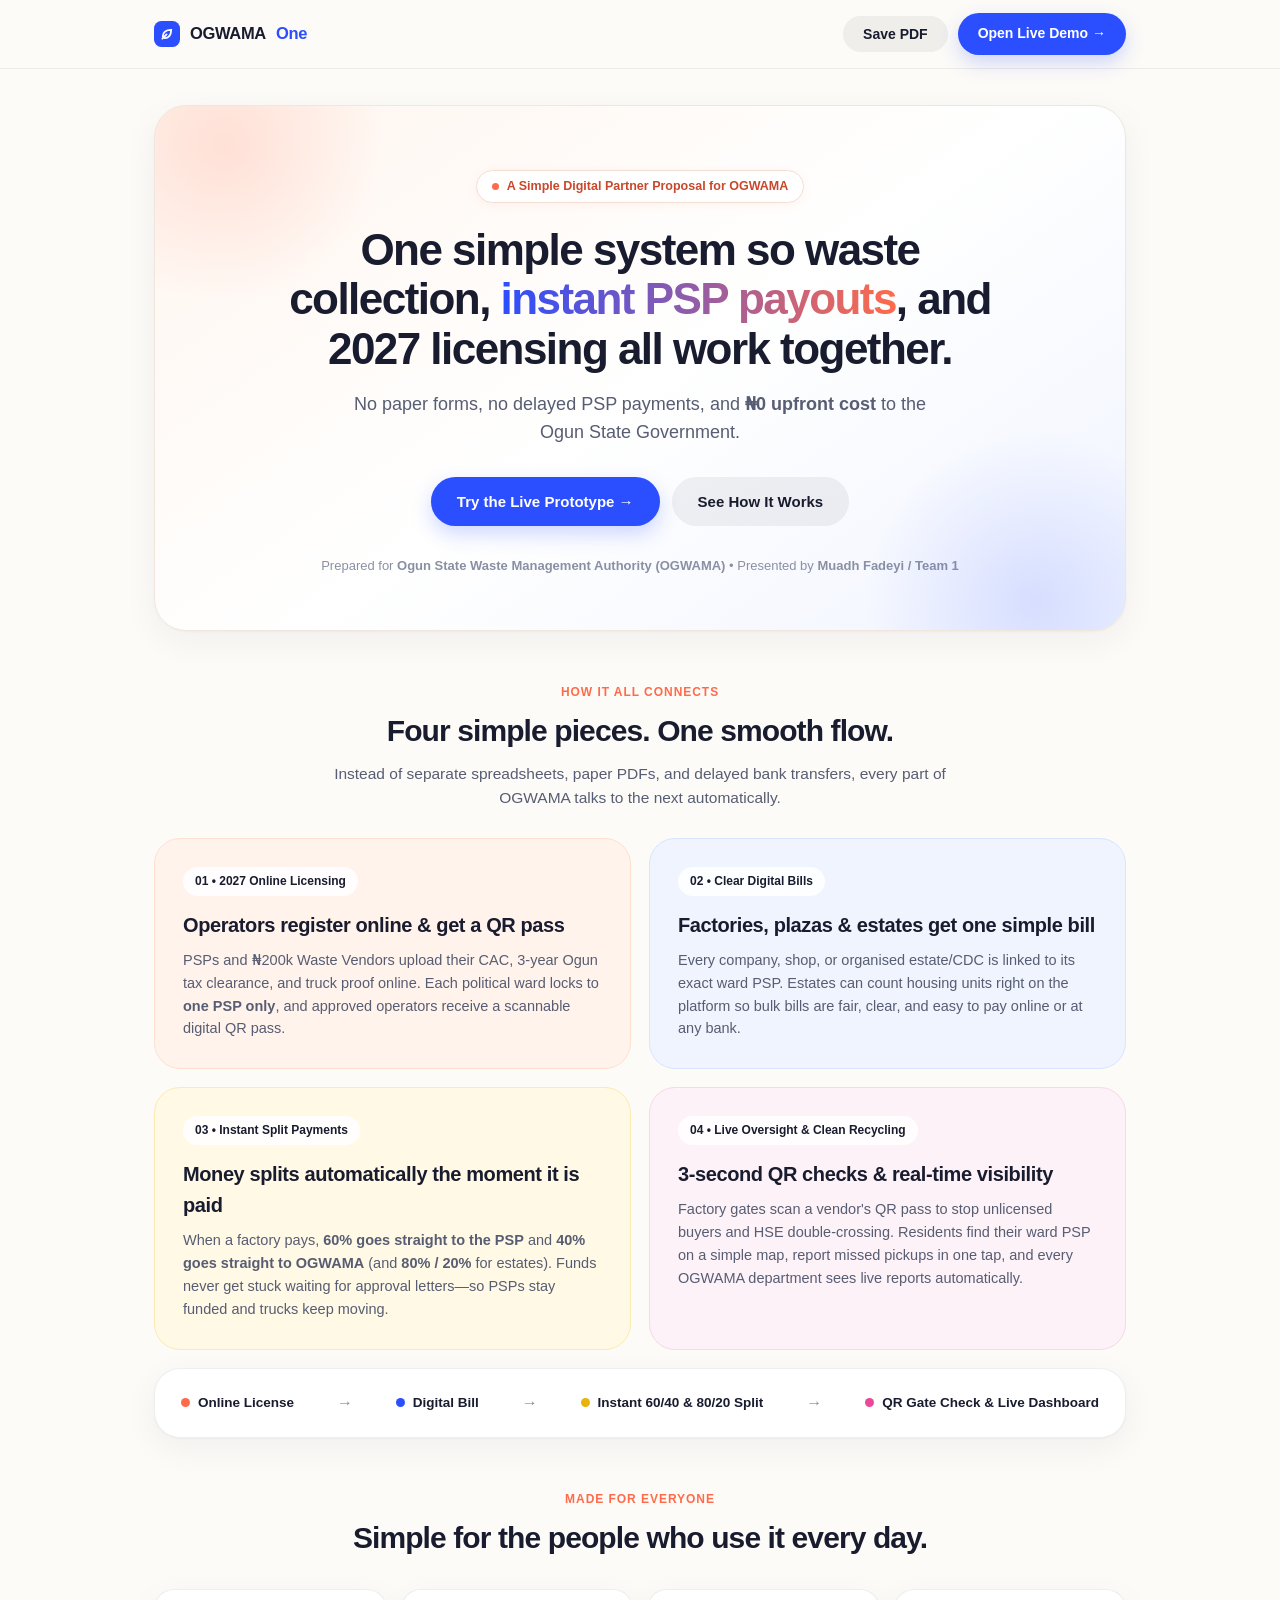
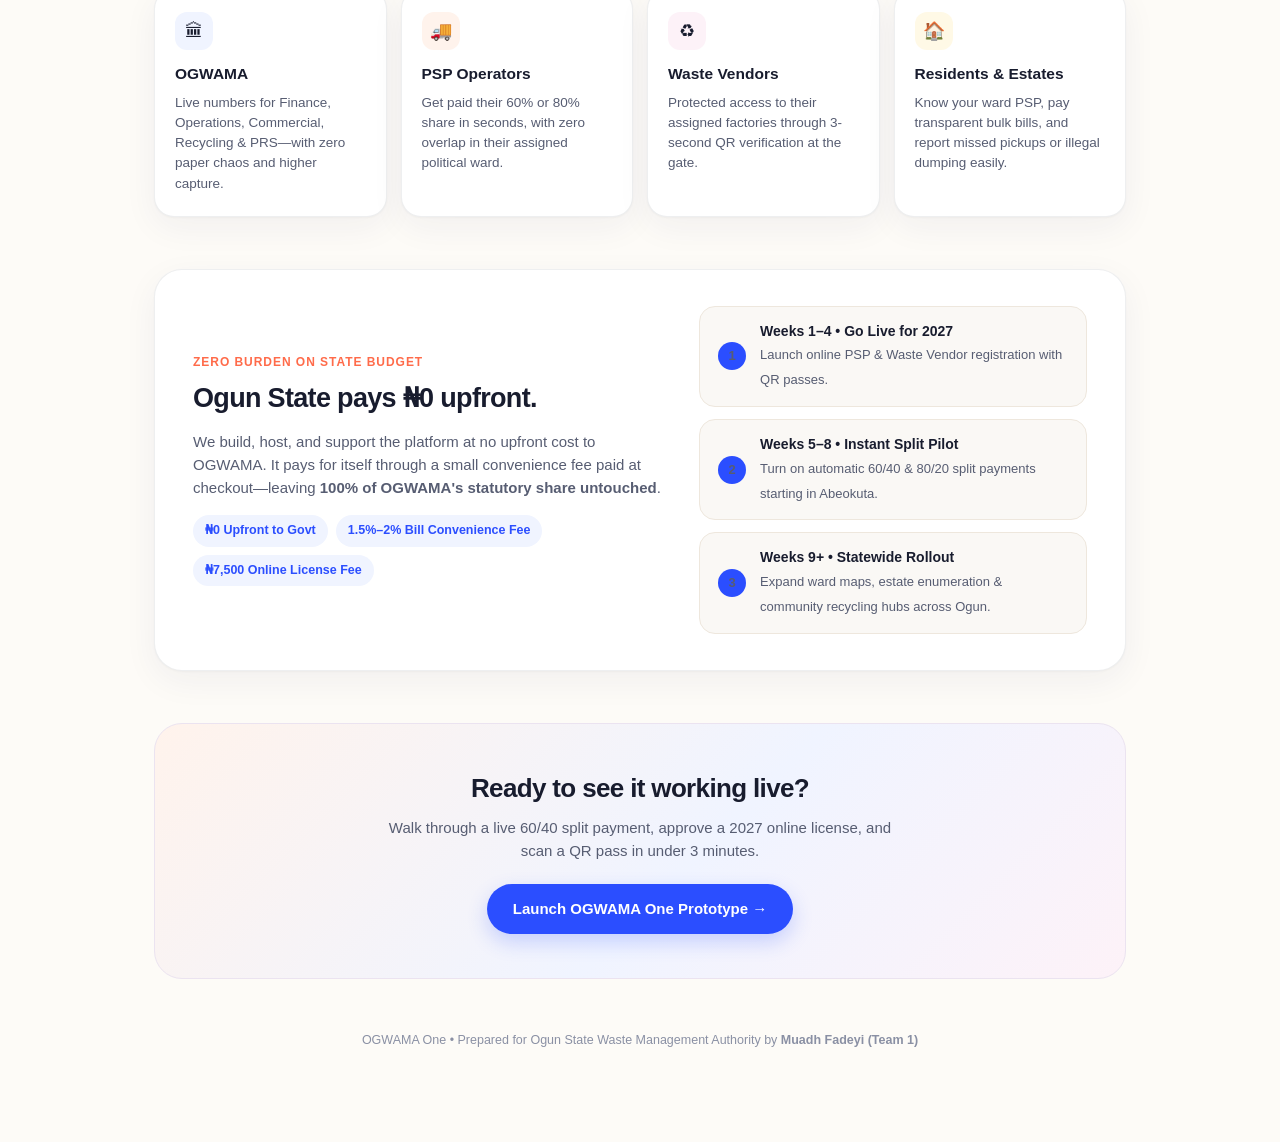
<file: index.html>
<!DOCTYPE html>
<html lang="en">
<head>
  <meta charset="UTF-8" />
  <meta http-equiv="refresh" content="0; url=proposal/OGWAMA-Digital-Transformation-Proposal.html" />
  <title>OGWAMA One — Opening Proposal...</title>
  <script>
    window.location.replace("proposal/OGWAMA-Digital-Transformation-Proposal.html");
  </script>
</head>
<body style="font-family: -apple-system, BlinkMacSystemFont, 'Segoe UI', sans-serif; display:flex; align-items:center; justify-content:center; min-height:100vh; background:#fdfbf7; color:#181c2e;">
  <p>Opening OGWAMA One Proposal... <a href="proposal/OGWAMA-Digital-Transformation-Proposal.html">Click here</a> if not redirected.</p>
</body>
</html>
</file>
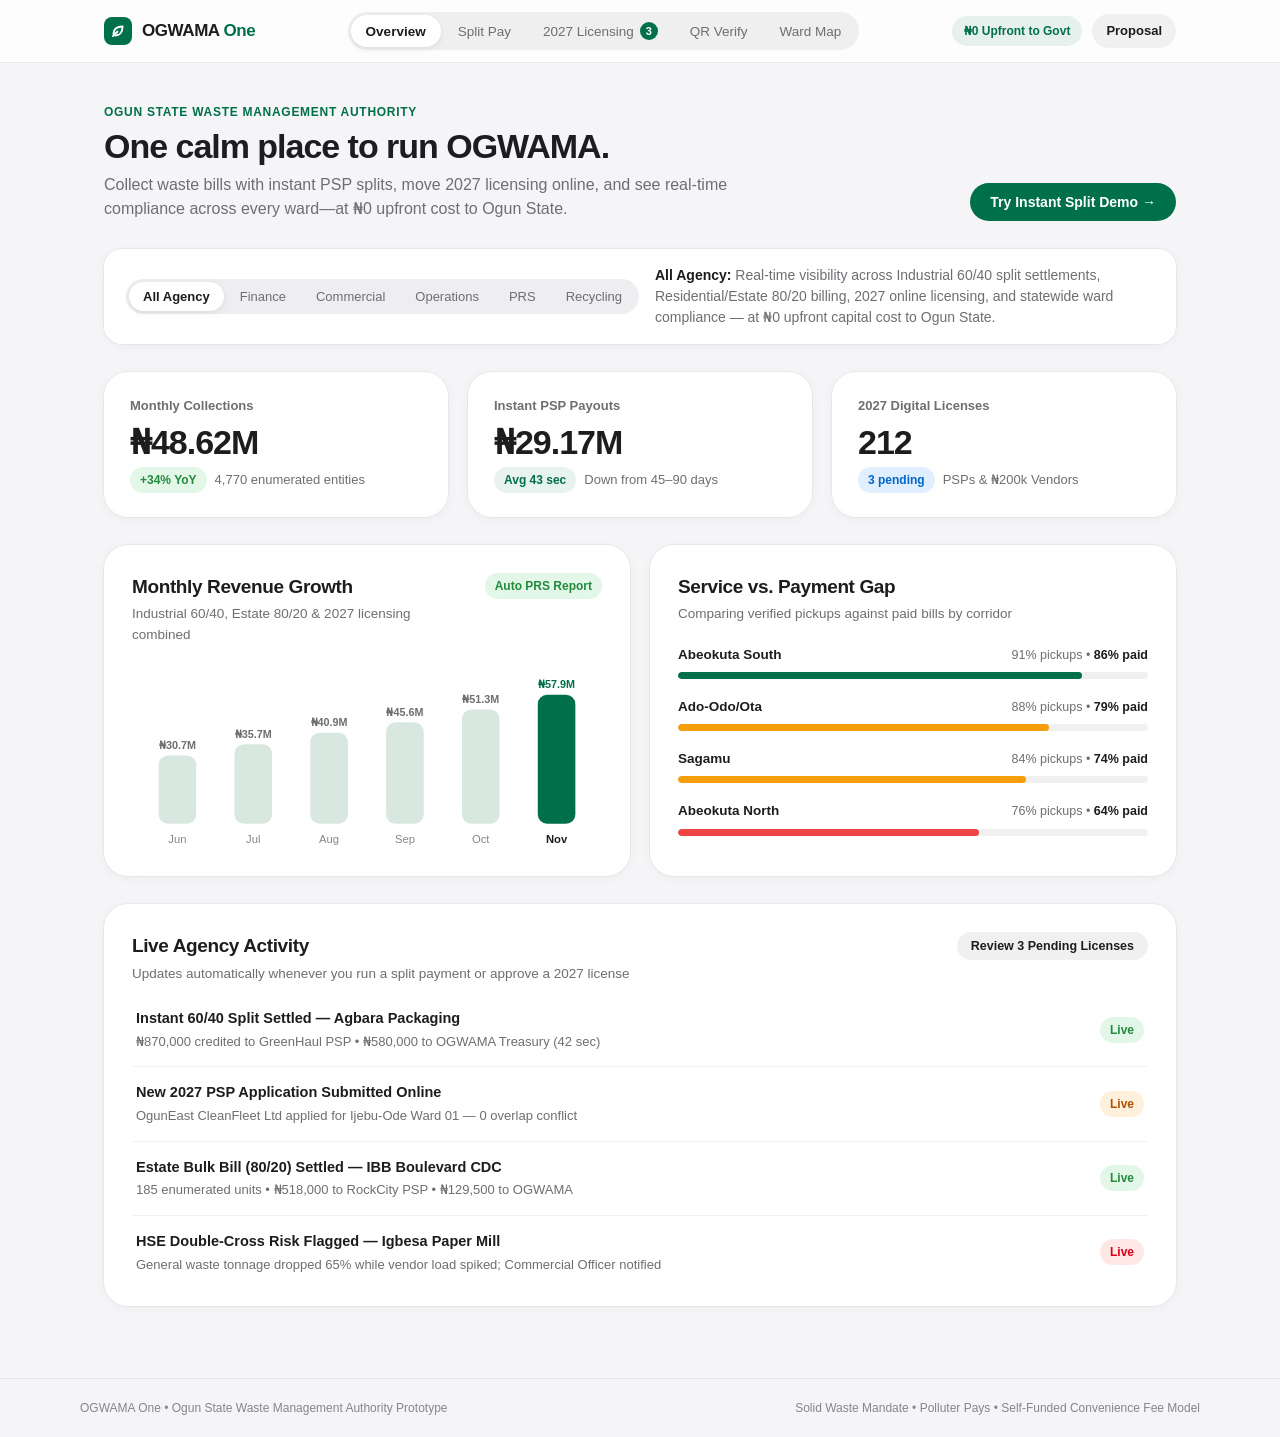
<file: prototype/index.html>
<!DOCTYPE html>
<html lang="en">
<head>
  <meta charset="UTF-8" />
  <meta name="viewport" content="width=device-width, initial-scale=1.0" />
  <title>OGWAMA One — Ogun State Solid Waste Platform</title>
  <link rel="stylesheet" href="styles.css" />
</head>
<body>
  <!-- FROSTED GLASS APPLE-STYLE TOP NAVIGATION -->
  <header class="glass-nav">
    <div class="nav-inner">
      <a href="#overview" class="brand" id="brandHome">
        <span class="brand-mark" aria-hidden="true">
          <svg viewBox="0 0 28 28" fill="none">
            <rect width="28" height="28" rx="8" fill="#00704A"/>
            <path d="M9.5 16.5C9.5 12.6 12.6 9.5 18.5 9.5C18.5 15.4 15.4 18.5 11.5 18.5" stroke="#ffffff" stroke-width="2" stroke-linecap="round"/>
            <path d="M9 19L13.5 14.5" stroke="#ffffff" stroke-width="2" stroke-linecap="round"/>
          </svg>
        </span>
        <span class="brand-text">OGWAMA <span>One</span></span>
      </a>

      <nav class="nav-segmented" id="mainNav" aria-label="Primary">
        <button class="nav-tab active" data-view="dashboard">Overview</button>
        <button class="nav-tab" data-view="splitpay">Split Pay</button>
        <button class="nav-tab" data-view="licensing">
          2027 Licensing <span class="tab-count" id="pendingBadge">3</span>
        </button>
        <button class="nav-tab" data-view="verify">QR Verify</button>
        <button class="nav-tab" data-view="wards">Ward Map</button>
      </nav>

      <div class="nav-actions">
        <span class="zero-pill">&#8358;0 Upfront to Govt</span>
        <a class="nav-proposal-btn" href="../proposal/OGWAMA-Digital-Transformation-Proposal.html" target="_blank" rel="noopener">Proposal</a>
      </div>
    </div>
  </header>

  <!-- MAIN CANVAS -->
  <main class="page-wrap" id="appContent">
    <!-- Rendered dynamically by app.js -->
  </main>

  <!-- SUBTLE FOOTER -->
  <footer class="page-footer">
    <div class="footer-inner">
      <span>OGWAMA One &bull; Ogun State Waste Management Authority Prototype</span>
      <span>Solid Waste Mandate &bull; Polluter Pays &bull; Self-Funded Convenience Fee Model</span>
    </div>
  </footer>

  <!-- APPLE SHEET MODAL -->
  <div class="sheet-backdrop hidden" id="modalBackdrop" role="dialog" aria-modal="true">
    <div class="sheet-card">
      <div class="sheet-header">
        <h3 id="modalTitle">Details</h3>
        <button class="sheet-close" id="modalClose" aria-label="Close">&times;</button>
      </div>
      <div class="sheet-body" id="modalBody"></div>
    </div>
  </div>

  <!-- FLOATING DYNAMIC-ISLAND STYLE TOAST -->
  <div class="toast-stack" id="toastStack" aria-live="polite"></div>

  <script src="data.js"></script>
  <script src="app.js"></script>
</body>
</html>
</file>
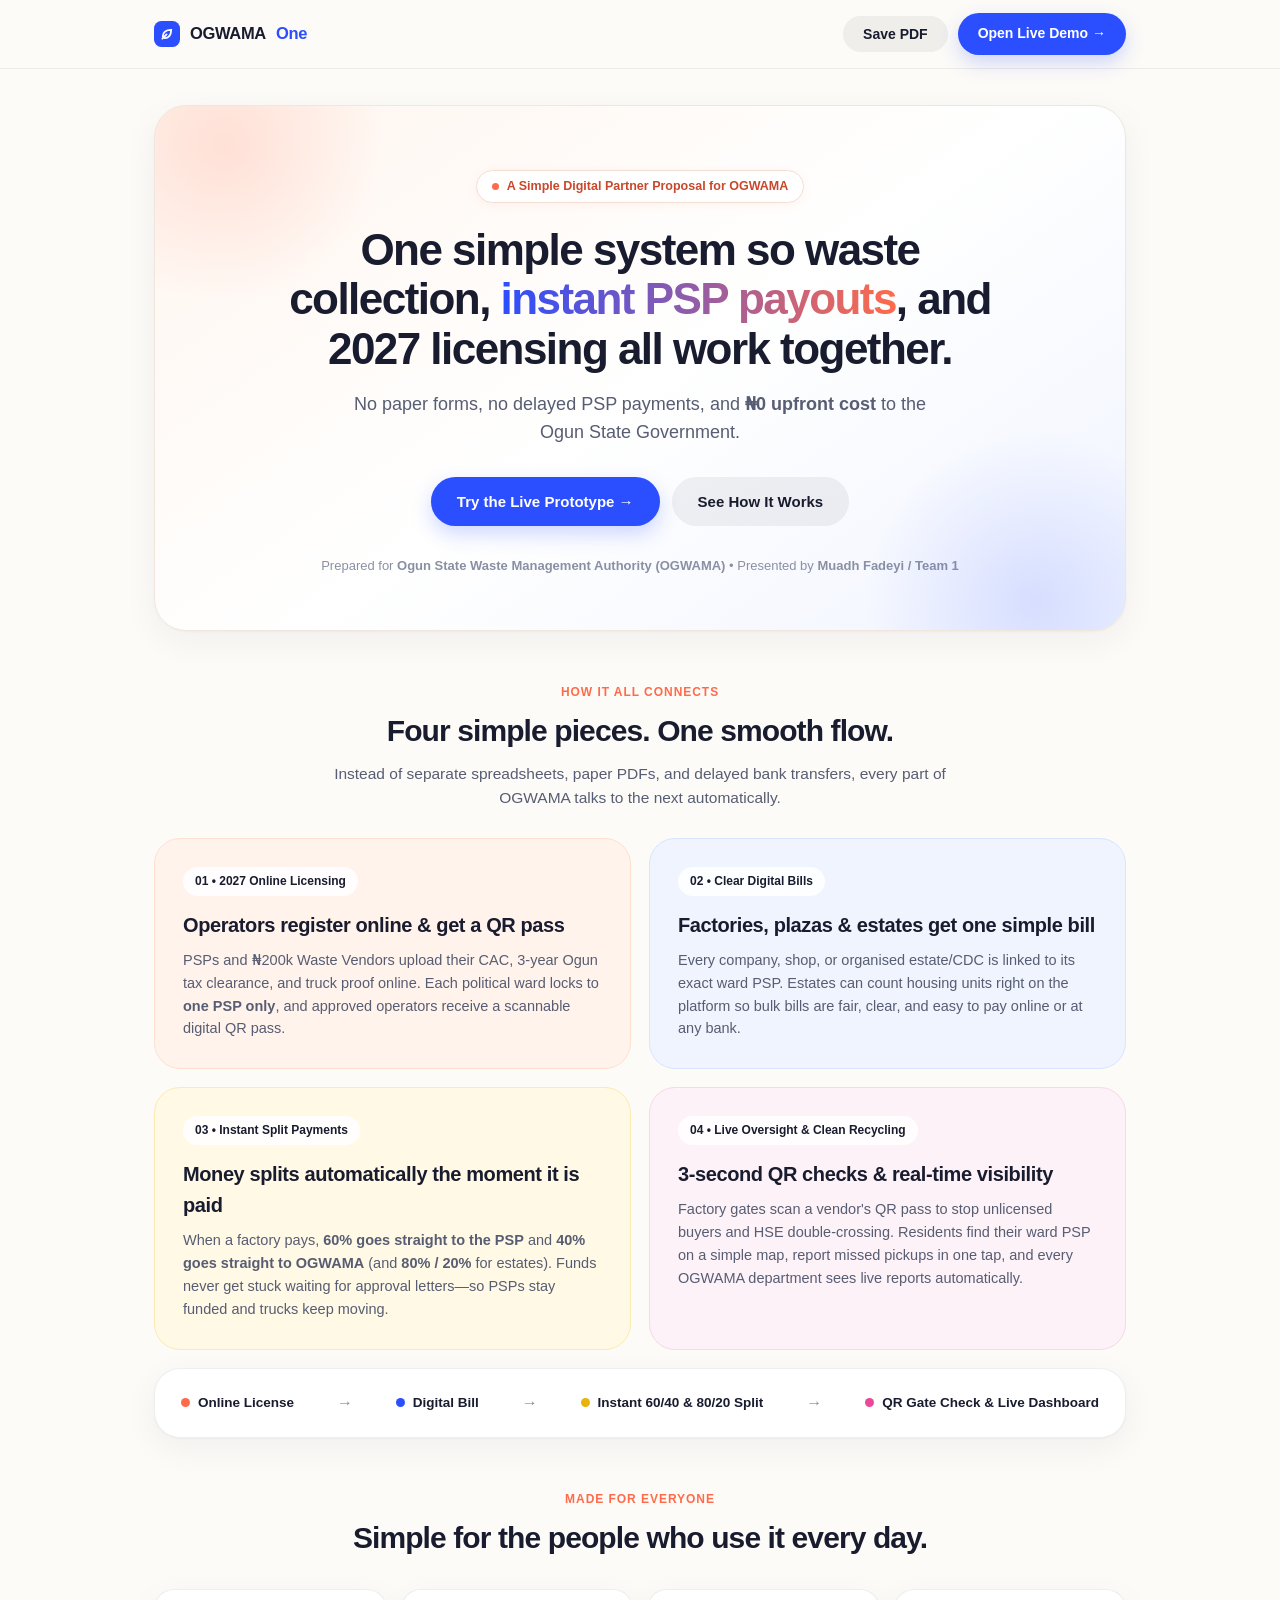
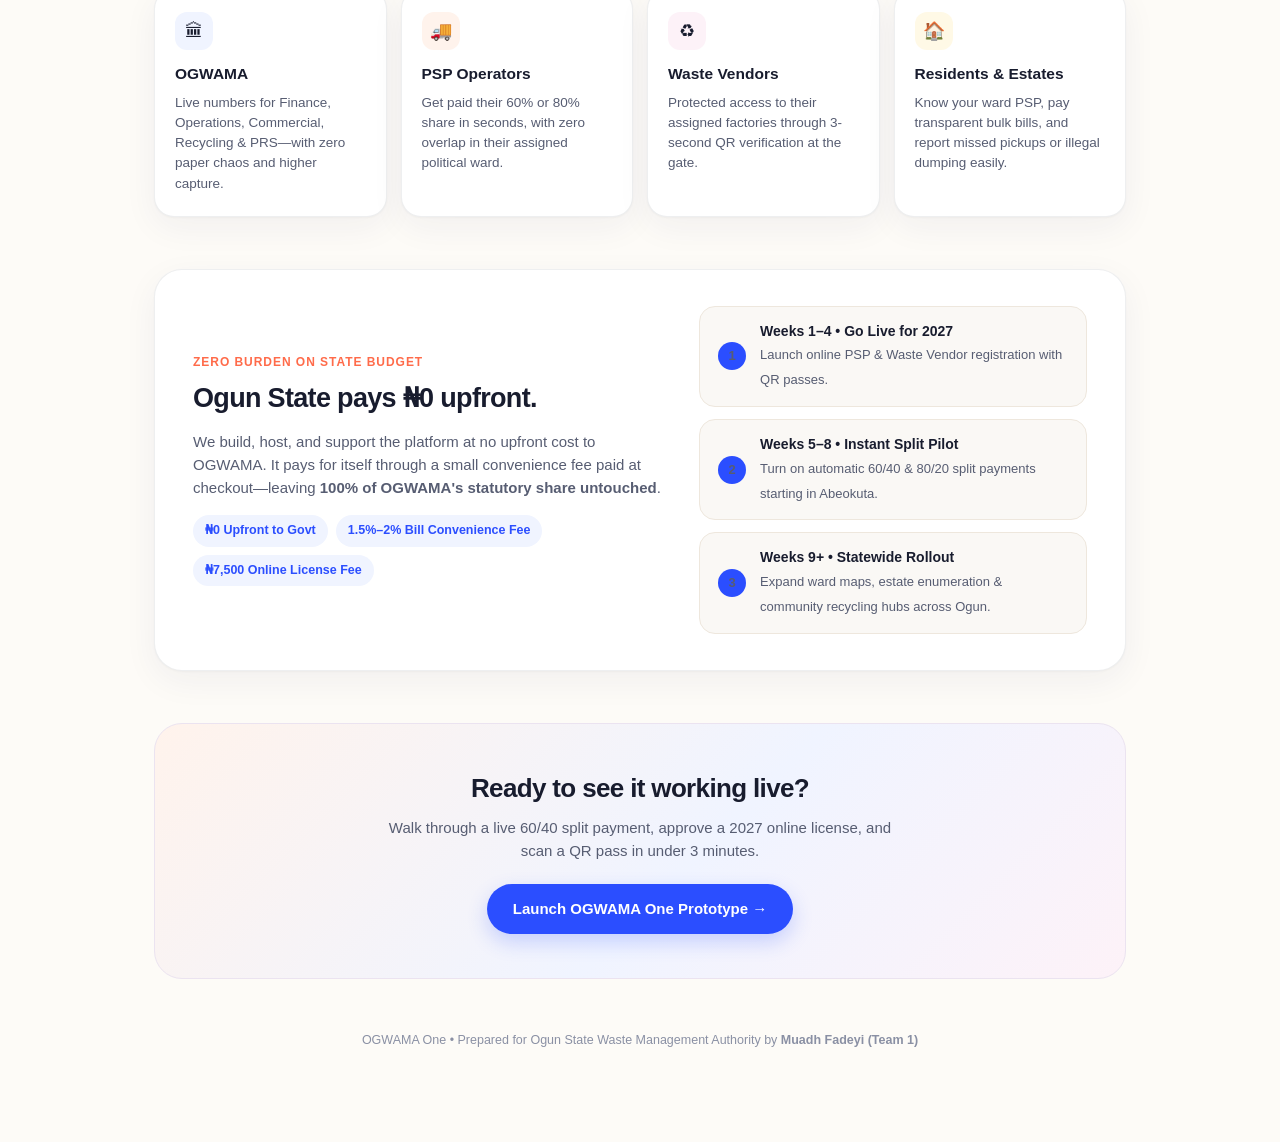
<file: proposal/OGWAMA-Digital-Transformation-Proposal.html>
<!DOCTYPE html>
<html lang="en">
<head>
  <meta charset="UTF-8" />
  <meta name="viewport" content="width=device-width, initial-scale=1.0" />
  <title>OGWAMA One Proposal — Muadh Fadeyi (Team 1)</title>
  <style>
    :root {
      --bg: #fdfbf7;
      --surface: #ffffff;
      --ink: #181c2e;
      --ink-2: #575d72;
      --ink-3: #8a90a4;
      --primary: #2b4eff;
      --primary-hover: #1e3ce0;
      --coral: #ff6b4a;
      --peach-bg: #fff3ec;
      --peach-border: #ffe0ce;
      --indigo-bg: #f0f4ff;
      --indigo-border: #d9e4ff;
      --honey-bg: #fff9e6;
      --honey-border: #fbebb3;
      --blush-bg: #fdf2f8;
      --blush-border: #f8d8ea;
      --hairline: rgba(24, 28, 46, 0.07);
      --radius-xl: 26px;
      --radius-lg: 20px;
      --radius-pill: 999px;
      --shadow-soft: 0 10px 34px rgba(30, 41, 82, 0.055), 0 1px 2px rgba(24, 28, 46, 0.03);
    }

    * { box-sizing: border-box; margin: 0; padding: 0; }
    html { scroll-behavior: smooth; }

    body {
      font-family: -apple-system, BlinkMacSystemFont, "SF Pro Display", "SF Pro Text", "Segoe UI", Roboto, Helvetica, Arial, sans-serif;
      background: var(--bg);
      color: var(--ink);
      line-height: 1.55;
      -webkit-font-smoothing: antialiased;
    }

    /* LIGHT GLASS TOP BAR */
    .topbar {
      position: sticky;
      top: 0;
      z-index: 40;
      background: rgba(253, 251, 247, 0.84);
      backdrop-filter: saturate(180%) blur(18px);
      -webkit-backdrop-filter: saturate(180%) blur(18px);
      border-bottom: 1px solid var(--hairline);
    }
    .topbar-inner {
      max-width: 1020px;
      margin: 0 auto;
      padding: 13px 24px;
      display: flex;
      align-items: center;
      justify-content: space-between;
      gap: 14px;
    }
    .brand {
      display: inline-flex;
      align-items: center;
      gap: 10px;
      text-decoration: none;
      color: var(--ink);
      font-weight: 700;
      font-size: 16.5px;
      letter-spacing: -0.02em;
    }
    .brand span { color: var(--primary); font-weight: 600; }
    .top-actions { display: flex; align-items: center; gap: 10px; }

    .btn {
      display: inline-flex;
      align-items: center;
      justify-content: center;
      gap: 8px;
      border: none;
      border-radius: var(--radius-pill);
      padding: 10px 20px;
      font-family: inherit;
      font-size: 14px;
      font-weight: 600;
      text-decoration: none;
      cursor: pointer;
      transition: transform 0.14s ease, background 0.15s ease, box-shadow 0.15s ease;
    }
    .btn:hover { transform: translateY(-1px); }
    .btn-primary {
      background: var(--primary);
      color: #fff;
      box-shadow: 0 8px 20px rgba(43, 78, 255, 0.22);
    }
    .btn-primary:hover { background: var(--primary-hover); }
    .btn-soft {
      background: rgba(24, 28, 46, 0.06);
      color: var(--ink);
    }
    .btn-soft:hover { background: rgba(24, 28, 46, 0.11); }
    .btn-lg { padding: 13px 26px; font-size: 15px; }

    /* MAIN WRAP */
    .wrap {
      max-width: 1020px;
      margin: 0 auto;
      padding: 36px 24px 80px;
      display: flex;
      flex-direction: column;
      gap: 52px;
    }

    /* WELCOMING WARM HERO */
    .hero {
      position: relative;
      background: linear-gradient(145deg, #fff5ee 0%, #ffffff 52%, #f0f4ff 100%);
      border: 1px solid #f0e6dc;
      border-radius: 32px;
      padding: 64px 52px 54px;
      text-align: center;
      overflow: hidden;
      box-shadow: var(--shadow-soft);
    }
    .hero::before, .hero::after {
      content: "";
      position: absolute;
      border-radius: 50%;
      pointer-events: none;
    }
    .hero::before {
      width: 320px; height: 320px;
      top: -120px; left: -90px;
      background: radial-gradient(circle, rgba(255, 107, 74, 0.16), transparent 70%);
    }
    .hero::after {
      width: 340px; height: 340px;
      bottom: -140px; right: -80px;
      background: radial-gradient(circle, rgba(43, 78, 255, 0.14), transparent 70%);
    }

    .welcome-pill {
      display: inline-flex;
      align-items: center;
      gap: 8px;
      background: #ffffff;
      border: 1px solid #f2dfd3;
      color: #c9472b;
      font-size: 12.5px;
      font-weight: 600;
      padding: 6px 15px;
      border-radius: var(--radius-pill);
      margin-bottom: 22px;
      box-shadow: 0 2px 10px rgba(255, 107, 74, 0.08);
    }
    .welcome-dot {
      width: 7px; height: 7px; border-radius: 50%; background: var(--coral);
    }

    .hero h1 {
      font-size: 44px;
      line-height: 1.12;
      font-weight: 700;
      letter-spacing: -0.035em;
      max-width: 720px;
      margin: 0 auto 18px;
      color: var(--ink);
    }
    .hero h1 em {
      font-style: normal;
      background: linear-gradient(90deg, #2b4eff, #ff6b4a);
      -webkit-background-clip: text;
      background-clip: text;
      color: transparent;
    }
    .hero-sub {
      font-size: 18px;
      color: var(--ink-2);
      max-width: 600px;
      margin: 0 auto 30px;
      line-height: 1.55;
    }
    .hero-cta {
      display: flex;
      justify-content: center;
      gap: 12px;
      flex-wrap: wrap;
      margin-bottom: 30px;
    }
    .hero-note {
      font-size: 13px;
      color: var(--ink-3);
    }
    .editable {
      color: var(--ink);
      font-weight: 600;
      border-bottom: 1px dashed rgba(43, 78, 255, 0.45);
      padding: 0 3px;
      cursor: text;
    }

    /* SECTION HEADERS */
    .sec-head {
      text-align: center;
      max-width: 620px;
      margin: 0 auto 28px;
    }
    .sec-kicker {
      font-size: 12px;
      font-weight: 700;
      text-transform: uppercase;
      letter-spacing: 0.08em;
      color: var(--coral);
      margin-bottom: 6px;
    }
    .sec-head h2 {
      font-size: 30px;
      font-weight: 700;
      letter-spacing: -0.03em;
      color: var(--ink);
      margin-bottom: 8px;
    }
    .sec-head p {
      font-size: 15.5px;
      color: var(--ink-2);
    }

    /* 4-STEP CONNECTED STORY */
    .story-grid {
      display: grid;
      grid-template-columns: repeat(2, 1fr);
      gap: 18px;
    }
    .story-card {
      border-radius: var(--radius-xl);
      padding: 28px;
      border: 1px solid transparent;
      transition: transform 0.18s ease, box-shadow 0.18s ease;
    }
    .story-card:hover {
      transform: translateY(-3px);
      box-shadow: var(--shadow-soft);
    }
    .story-card.peach { background: var(--peach-bg); border-color: var(--peach-border); }
    .story-card.indigo { background: var(--indigo-bg); border-color: var(--indigo-border); }
    .story-card.honey { background: var(--honey-bg); border-color: var(--honey-border); }
    .story-card.blush { background: var(--blush-bg); border-color: var(--blush-border); }

    .step-badge {
      display: inline-flex;
      align-items: center;
      gap: 8px;
      background: rgba(255, 255, 255, 0.88);
      padding: 5px 12px;
      border-radius: var(--radius-pill);
      font-size: 12px;
      font-weight: 700;
      color: var(--ink);
      margin-bottom: 14px;
    }
    .story-card h3 {
      font-size: 20px;
      font-weight: 700;
      letter-spacing: -0.02em;
      margin-bottom: 8px;
      color: var(--ink);
    }
    .story-card p {
      font-size: 14.5px;
      color: var(--ink-2);
      line-height: 1.58;
    }

    /* CONNECTED LOOP STRIP */
    .loop-strip {
      background: var(--surface);
      border: 1px solid var(--hairline);
      border-radius: var(--radius-xl);
      padding: 22px 26px;
      box-shadow: var(--shadow-soft);
      display: flex;
      align-items: center;
      justify-content: space-between;
      gap: 12px;
      flex-wrap: wrap;
      margin-top: 18px;
    }
    .loop-node {
      font-size: 13.5px;
      font-weight: 600;
      color: var(--ink);
      display: inline-flex;
      align-items: center;
      gap: 8px;
    }
    .loop-dot {
      width: 9px; height: 9px; border-radius: 50%;
    }
    .loop-arrow { color: var(--ink-3); font-weight: 700; }

    /* EVERYONE WINS */
    .win-grid {
      display: grid;
      grid-template-columns: repeat(4, 1fr);
      gap: 14px;
    }
    .win-card {
      background: var(--surface);
      border: 1px solid var(--hairline);
      border-radius: var(--radius-lg);
      padding: 22px 20px;
      box-shadow: var(--shadow-soft);
    }
    .win-icon {
      width: 38px;
      height: 38px;
      border-radius: 12px;
      display: inline-flex;
      align-items: center;
      justify-content: center;
      margin-bottom: 12px;
      font-size: 18px;
    }
    .win-card h4 {
      font-size: 15.5px;
      font-weight: 700;
      margin-bottom: 6px;
      color: var(--ink);
    }
    .win-card p {
      font-size: 13.5px;
      color: var(--ink-2);
      line-height: 1.5;
    }

    /* ZERO COST + SIMPLE START */
    .funding-box {
      background: var(--surface);
      border: 1px solid var(--hairline);
      border-radius: 28px;
      padding: 36px 38px;
      box-shadow: var(--shadow-soft);
      display: grid;
      grid-template-columns: 1.1fr 0.9fr;
      gap: 32px;
      align-items: center;
    }
    .funding-box h2 {
      font-size: 27px;
      font-weight: 700;
      letter-spacing: -0.025em;
      margin-bottom: 10px;
    }
    .funding-box p {
      font-size: 15px;
      color: var(--ink-2);
      margin-bottom: 16px;
    }
    .mini-pills {
      display: flex;
      flex-wrap: wrap;
      gap: 8px;
    }
    .mini-pill {
      background: var(--indigo-bg);
      color: var(--primary);
      font-size: 12.5px;
      font-weight: 600;
      padding: 6px 12px;
      border-radius: var(--radius-pill);
    }

    .steps-stack {
      display: flex;
      flex-direction: column;
      gap: 12px;
    }
    .start-row {
      background: #faf8f5;
      border: 1px solid #eee7dd;
      border-radius: 16px;
      padding: 14px 18px;
      display: flex;
      align-items: center;
      gap: 14px;
    }
    .start-num {
      width: 28px; height: 28px;
      border-radius: 50%;
      background: var(--primary);
      color: #fff;
      font-size: 12.5px;
      font-weight: 700;
      display: inline-flex;
      align-items: center;
      justify-content: center;
      flex-shrink: 0;
    }
    .start-row strong { display: block; font-size: 14px; color: var(--ink); }
    .start-row span { font-size: 13px; color: var(--ink-2); }

    /* WARM CLOSING CTA */
    .closing {
      text-align: center;
      background: linear-gradient(135deg, #fff3ec 0%, #f0f4ff 55%, #fdf2f8 100%);
      border: 1px solid #ebe3f0;
      border-radius: 28px;
      padding: 44px 32px;
    }
    .closing h2 {
      font-size: 26px;
      font-weight: 700;
      letter-spacing: -0.025em;
      margin-bottom: 8px;
    }
    .closing p {
      font-size: 15px;
      color: var(--ink-2);
      max-width: 520px;
      margin: 0 auto 22px;
    }

    .footer {
      text-align: center;
      font-size: 12.5px;
      color: var(--ink-3);
      padding-bottom: 12px;
    }

    @media (max-width: 860px) {
      .topbar-inner { padding: 11px 16px; }
      .wrap { padding: 20px 14px 56px; gap: 34px; }
      .hero { padding: 36px 20px 32px; border-radius: 24px; }
      .hero h1 { font-size: 28px; }
      .hero-sub { font-size: 15.5px; }
      .hero-cta .btn { width: 100%; }
      .sec-head h2 { font-size: 24px; }
      .story-grid, .win-grid, .funding-box { grid-template-columns: 1fr; }
      .story-card, .funding-box, .closing { padding: 22px 18px; border-radius: 22px; }
      .loop-strip { justify-content: center; padding: 16px; gap: 8px; }
      .top-actions .btn { padding: 8px 14px; font-size: 13px; }
    }

    @media print {
      @page { size: A4; margin: 11mm; }
      .topbar, .hero-cta, .closing .btn { display: none !important; }
      body { background: #fff; }
      .wrap { padding: 0; gap: 18px; max-width: none; }
      .hero { padding: 28px 28px 24px; border-radius: 22px; }
      .hero h1 { font-size: 28px; margin-bottom: 12px; }
      .hero-sub { font-size: 14.5px; margin-bottom: 16px; }
      .sec-head { margin-bottom: 16px; }
      .sec-head h2 { font-size: 22px; }
      .sec-head p { font-size: 13.5px; }
      .story-grid { grid-template-columns: repeat(2, 1fr) !important; gap: 12px; }
      .story-card { padding: 18px; border-radius: 18px; }
      .story-card h3 { font-size: 16px; }
      .story-card p { font-size: 12.8px; }
      .loop-strip { padding: 14px 18px; margin-top: 12px; border-radius: 16px; }
      .win-grid { grid-template-columns: repeat(2, 1fr) !important; gap: 12px; }
      .win-card { padding: 16px; border-radius: 16px; }
      .funding-box {
        grid-template-columns: 1.05fr 0.95fr !important;
        gap: 20px;
        padding: 22px 24px;
        border-radius: 20px;
      }
      .funding-box h2 { font-size: 22px; }
      .funding-box p { font-size: 13px; }
      .start-row { padding: 11px 14px; }
      .start-num {
        background: #dfe7ff !important;
        color: #181c2e !important;
        border: 1px solid #b9cbff;
      }
      .closing { padding: 24px; border-radius: 20px; }
      .closing h2 { font-size: 21px; }
      .closing p { font-size: 13.5px; margin-bottom: 0; }
      .hero, .story-card, .win-card, .funding-box, .closing, .loop-strip {
        break-inside: avoid;
        page-break-inside: avoid;
      }
      .hero, .story-card, .closing, .start-row, .mini-pill, .win-icon, .welcome-pill, .start-num {
        -webkit-print-color-adjust: exact;
        print-color-adjust: exact;
      }
    }
  </style>
</head>
<body>

  <!-- LIGHT MINIMAL NAV -->
  <header class="topbar">
    <div class="topbar-inner">
      <a href="#top" class="brand">
        <svg width="26" height="26" viewBox="0 0 28 28" fill="none" aria-hidden="true">
          <rect width="28" height="28" rx="8" fill="#2B4EFF"/>
          <path d="M9.5 16.5C9.5 12.6 12.6 9.5 18.5 9.5C18.5 15.4 15.4 18.5 11.5 18.5" stroke="#fff" stroke-width="2" stroke-linecap="round"/>
          <path d="M9 19L13.5 14.5" stroke="#fff" stroke-width="2" stroke-linecap="round"/>
        </svg>
        OGWAMA <span>One</span>
      </a>
      <div class="top-actions">
        <button class="btn btn-soft" onclick="window.print()">Save PDF</button>
        <a class="btn btn-primary" href="../prototype/index.html">Open Live Demo &rarr;</a>
      </div>
    </div>
  </header>

  <main class="wrap" id="top">

    <!-- 1. WARM WELCOMING HERO -->
    <section class="hero">
      <div class="welcome-pill">
        <span class="welcome-dot"></span>
        A Simple Digital Partner Proposal for OGWAMA
      </div>
      <h1>One simple system so waste collection, <em>instant PSP payouts</em>, and 2027 licensing all work together.</h1>
      <p class="hero-sub">
        No paper forms, no delayed PSP payments, and <strong>&#8358;0 upfront cost</strong> to the Ogun State Government.
      </p>
      <div class="hero-cta">
        <a class="btn btn-primary btn-lg" href="../prototype/index.html">Try the Live Prototype &rarr;</a>
        <a class="btn btn-soft btn-lg" href="#how-it-works">See How It Works</a>
      </div>
      <div class="hero-note">
        Prepared for <strong>Ogun State Waste Management Authority (OGWAMA)</strong> &bull;
        Presented by <strong>Muadh Fadeyi / Team 1</strong>
      </div>
    </section>

    <!-- 2. HOW EVERYTHING WORKS TOGETHER -->
    <section id="how-it-works">
      <div class="sec-head">
        <div class="sec-kicker">How It All Connects</div>
        <h2>Four simple pieces. One smooth flow.</h2>
        <p>Instead of separate spreadsheets, paper PDFs, and delayed bank transfers, every part of OGWAMA talks to the next automatically.</p>
      </div>

      <div class="story-grid">
        <div class="story-card peach">
          <div class="step-badge">01 &bull; 2027 Online Licensing</div>
          <h3>Operators register online &amp; get a QR pass</h3>
          <p>
            PSPs and &#8358;200k Waste Vendors upload their CAC, 3-year Ogun tax clearance, and truck proof online. Each political ward locks to <strong>one PSP only</strong>, and approved operators receive a scannable digital QR pass.
          </p>
        </div>

        <div class="story-card indigo">
          <div class="step-badge">02 &bull; Clear Digital Bills</div>
          <h3>Factories, plazas &amp; estates get one simple bill</h3>
          <p>
            Every company, shop, or organised estate/CDC is linked to its exact ward PSP. Estates can count housing units right on the platform so bulk bills are fair, clear, and easy to pay online or at any bank.
          </p>
        </div>

        <div class="story-card honey">
          <div class="step-badge">03 &bull; Instant Split Payments</div>
          <h3>Money splits automatically the moment it is paid</h3>
          <p>
            When a factory pays, <strong>60% goes straight to the PSP</strong> and <strong>40% goes straight to OGWAMA</strong> (and <strong>80% / 20%</strong> for estates). Funds never get stuck waiting for approval letters—so PSPs stay funded and trucks keep moving.
          </p>
        </div>

        <div class="story-card blush">
          <div class="step-badge">04 &bull; Live Oversight &amp; Clean Recycling</div>
          <h3>3-second QR checks &amp; real-time visibility</h3>
          <p>
            Factory gates scan a vendor's QR pass to stop unlicensed buyers and HSE double-crossing. Residents find their ward PSP on a simple map, report missed pickups in one tap, and every OGWAMA department sees live reports automatically.
          </p>
        </div>
      </div>

      <div class="loop-strip" aria-label="Connected workflow summary">
        <span class="loop-node"><i class="loop-dot" style="background:#ff6b4a"></i>Online License</span>
        <span class="loop-arrow">&rarr;</span>
        <span class="loop-node"><i class="loop-dot" style="background:#2b4eff"></i>Digital Bill</span>
        <span class="loop-arrow">&rarr;</span>
        <span class="loop-node"><i class="loop-dot" style="background:#eab308"></i>Instant 60/40 &amp; 80/20 Split</span>
        <span class="loop-arrow">&rarr;</span>
        <span class="loop-node"><i class="loop-dot" style="background:#ec4899"></i>QR Gate Check &amp; Live Dashboard</span>
      </div>
    </section>

    <!-- 3. WHY EVERYONE WINS -->
    <section>
      <div class="sec-head">
        <div class="sec-kicker">Made for Everyone</div>
        <h2>Simple for the people who use it every day.</h2>
      </div>

      <div class="win-grid">
        <div class="win-card">
          <div class="win-icon" style="background:var(--indigo-bg)">&#127963;</div>
          <h4>OGWAMA</h4>
          <p>Live numbers for Finance, Operations, Commercial, Recycling &amp; PRS—with zero paper chaos and higher capture.</p>
        </div>
        <div class="win-card">
          <div class="win-icon" style="background:var(--peach-bg)">&#128666;</div>
          <h4>PSP Operators</h4>
          <p>Get paid their 60% or 80% share in seconds, with zero overlap in their assigned political ward.</p>
        </div>
        <div class="win-card">
          <div class="win-icon" style="background:var(--blush-bg)">&#9851;</div>
          <h4>Waste Vendors</h4>
          <p>Protected access to their assigned factories through 3-second QR verification at the gate.</p>
        </div>
        <div class="win-card">
          <div class="win-icon" style="background:var(--honey-bg)">&#127968;</div>
          <h4>Residents &amp; Estates</h4>
          <p>Know your ward PSP, pay transparent bulk bills, and report missed pickups or illegal dumping easily.</p>
        </div>
      </div>
    </section>

    <!-- 4. ZERO COST + EASY START -->
    <section class="funding-box">
      <div>
        <div class="sec-kicker" style="text-align:left">Zero Burden on State Budget</div>
        <h2>Ogun State pays &#8358;0 upfront.</h2>
        <p>
          We build, host, and support the platform at no upfront cost to OGWAMA. It pays for itself through a small convenience fee paid at checkout—leaving <strong>100% of OGWAMA's statutory share untouched</strong>.
        </p>
        <div class="mini-pills">
          <span class="mini-pill">&#8358;0 Upfront to Govt</span>
          <span class="mini-pill">1.5%–2% Bill Convenience Fee</span>
          <span class="mini-pill">&#8358;7,500 Online License Fee</span>
        </div>
      </div>

      <div class="steps-stack">
        <div class="start-row">
          <span class="start-num">1</span>
          <div>
            <strong>Weeks 1–4 &bull; Go Live for 2027</strong>
            <span>Launch online PSP &amp; Waste Vendor registration with QR passes.</span>
          </div>
        </div>
        <div class="start-row">
          <span class="start-num">2</span>
          <div>
            <strong>Weeks 5–8 &bull; Instant Split Pilot</strong>
            <span>Turn on automatic 60/40 &amp; 80/20 split payments starting in Abeokuta.</span>
          </div>
        </div>
        <div class="start-row">
          <span class="start-num">3</span>
          <div>
            <strong>Weeks 9+ &bull; Statewide Rollout</strong>
            <span>Expand ward maps, estate enumeration &amp; community recycling hubs across Ogun.</span>
          </div>
        </div>
      </div>
    </section>

    <!-- WARM CLOSING -->
    <section class="closing">
      <h2>Ready to see it working live?</h2>
      <p>Walk through a live 60/40 split payment, approve a 2027 online license, and scan a QR pass in under 3 minutes.</p>
      <a class="btn btn-primary btn-lg" href="../prototype/index.html">Launch OGWAMA One Prototype &rarr;</a>
    </section>

    <div class="footer">
      OGWAMA One &bull; Prepared for Ogun State Waste Management Authority by <strong>Muadh Fadeyi (Team 1)</strong>
    </div>

  </main>
</body>
</html>
</file>
<file: prototype/styles.css>
/* ==========================================================
   OGWAMA One — Apple Human Interface Guidelines Aesthetic
   Calm, uncluttered, self-explanatory, generous whitespace
   ========================================================== */

:root {
  --bg: #f5f5f7;
  --surface: #ffffff;
  --surface-subtle: #f9f9fb;
  --ink: #1d1d1f;
  --ink-2: #6e6e73;
  --ink-3: #86868b;
  --hairline: rgba(0, 0, 0, 0.08);
  --hairline-soft: rgba(0, 0, 0, 0.05);

  /* Signature Ogun Emerald Accent + Apple Semantic Colors */
  --accent: #00704a;
  --accent-hover: #005c3c;
  --accent-soft: rgba(0, 112, 74, 0.09);
  --green: #248a3d;
  --green-soft: rgba(52, 199, 89, 0.14);
  --amber: #b25000;
  --amber-soft: rgba(255, 149, 0, 0.14);
  --red: #d70015;
  --red-soft: rgba(255, 59, 48, 0.12);
  --blue: #0066cc;
  --blue-soft: rgba(0, 122, 255, 0.12);

  --radius-xl: 24px;
  --radius-lg: 18px;
  --radius-md: 12px;
  --radius-pill: 999px;

  --shadow-card: 0 2px 12px rgba(0, 0, 0, 0.04), 0 0 0 1px rgba(0, 0, 0, 0.04);
  --shadow-hover: 0 10px 30px rgba(0, 0, 0, 0.07), 0 0 0 1px rgba(0, 0, 0, 0.06);
  --shadow-sheet: 0 30px 80px rgba(0, 0, 0, 0.22);
}

* { box-sizing: border-box; margin: 0; padding: 0; }

body {
  font-family: -apple-system, BlinkMacSystemFont, "SF Pro Display", "SF Pro Text", "Segoe UI", Roboto, Helvetica, Arial, sans-serif;
  background: var(--bg);
  color: var(--ink);
  line-height: 1.5;
  -webkit-font-smoothing: antialiased;
  -moz-osx-font-smoothing: grayscale;
  overflow-x: hidden;
}

.num { font-variant-numeric: tabular-nums; }

/* ==========================================================
   FROSTED GLASS TOP NAVIGATION
   ========================================================== */
.glass-nav {
  position: sticky;
  top: 0;
  z-index: 50;
  background: rgba(255, 255, 255, 0.8);
  backdrop-filter: saturate(180%) blur(20px);
  -webkit-backdrop-filter: saturate(180%) blur(20px);
  border-bottom: 1px solid var(--hairline);
}

.nav-inner {
  max-width: 1120px;
  margin: 0 auto;
  padding: 12px 24px;
  display: flex;
  align-items: center;
  justify-content: space-between;
  gap: 16px;
}

.brand {
  display: inline-flex;
  align-items: center;
  gap: 10px;
  text-decoration: none;
  color: var(--ink);
  flex-shrink: 0;
}
.brand-mark { width: 28px; height: 28px; display: inline-flex; }
.brand-text {
  font-size: 17px;
  font-weight: 700;
  letter-spacing: -0.025em;
}
.brand-text span { color: var(--accent); font-weight: 600; }

.nav-segmented {
  display: inline-flex;
  background: rgba(118, 118, 128, 0.11);
  padding: 3px;
  border-radius: var(--radius-pill);
  gap: 2px;
}

.nav-tab {
  border: none;
  background: transparent;
  color: var(--ink-2);
  font-family: inherit;
  font-size: 13.5px;
  font-weight: 500;
  padding: 7px 15px;
  border-radius: var(--radius-pill);
  cursor: pointer;
  display: inline-flex;
  align-items: center;
  gap: 6px;
  transition: color 0.18s ease, background 0.18s ease, box-shadow 0.18s ease;
}
.nav-tab:hover { color: var(--ink); }
.nav-tab.active {
  background: var(--surface);
  color: var(--ink);
  font-weight: 600;
  box-shadow: 0 2px 6px rgba(0, 0, 0, 0.08);
}

.tab-count {
  background: var(--accent);
  color: #fff;
  font-size: 11px;
  font-weight: 700;
  min-width: 18px;
  height: 18px;
  padding: 0 5px;
  border-radius: var(--radius-pill);
  display: inline-flex;
  align-items: center;
  justify-content: center;
}

.nav-actions {
  display: flex;
  align-items: center;
  gap: 10px;
  flex-shrink: 0;
}
.zero-pill {
  font-size: 12px;
  font-weight: 600;
  color: var(--accent);
  background: var(--accent-soft);
  padding: 6px 12px;
  border-radius: var(--radius-pill);
}
.nav-proposal-btn {
  text-decoration: none;
  font-size: 13px;
  font-weight: 600;
  color: var(--ink);
  background: rgba(0, 0, 0, 0.05);
  padding: 7px 14px;
  border-radius: var(--radius-pill);
  transition: background 0.15s ease;
}
.nav-proposal-btn:hover { background: rgba(0, 0, 0, 0.09); }

/* ==========================================================
   PAGE SHELL & TYPOGRAPHY
   ========================================================== */
.page-wrap {
  max-width: 1120px;
  margin: 0 auto;
  padding: 40px 24px 72px;
  display: flex;
  flex-direction: column;
  gap: 28px;
}

.page-hero {
  display: flex;
  align-items: flex-end;
  justify-content: space-between;
  gap: 20px;
  flex-wrap: wrap;
}
.hero-kicker {
  font-size: 12px;
  font-weight: 600;
  text-transform: uppercase;
  letter-spacing: 0.06em;
  color: var(--accent);
  margin-bottom: 6px;
}
.page-hero h1 {
  font-size: 34px;
  font-weight: 700;
  letter-spacing: -0.03em;
  line-height: 1.12;
  color: var(--ink);
}
.page-hero p {
  font-size: 16px;
  color: var(--ink-2);
  margin-top: 8px;
  max-width: 660px;
  line-height: 1.5;
}

/* ==========================================================
   CARDS & LAYOUT GRIDS
   ========================================================== */
.card {
  background: var(--surface);
  border-radius: var(--radius-xl);
  padding: 28px;
  box-shadow: var(--shadow-card);
}
.card-tight { padding: 22px 24px; }
.card-head {
  display: flex;
  align-items: flex-start;
  justify-content: space-between;
  gap: 14px;
  margin-bottom: 20px;
}
.card-title {
  font-size: 19px;
  font-weight: 700;
  letter-spacing: -0.02em;
  color: var(--ink);
}
.card-sub {
  font-size: 13.5px;
  color: var(--ink-2);
  margin-top: 3px;
}

.grid-3 { display: grid; grid-template-columns: repeat(3, 1fr); gap: 20px; }
.grid-2 { display: grid; grid-template-columns: repeat(2, 1fr); gap: 20px; }
.grid-split { display: grid; grid-template-columns: 1.05fr 0.95fr; gap: 24px; align-items: start; }

/* HERO METRIC TILES */
.metric-tile {
  background: var(--surface);
  border-radius: var(--radius-xl);
  padding: 24px 26px;
  box-shadow: var(--shadow-card);
  transition: transform 0.2s ease, box-shadow 0.2s ease;
}
.metric-tile.focus {
  box-shadow: 0 0 0 2px var(--accent), 0 10px 28px rgba(0, 112, 74, 0.1);
}
.metric-label {
  font-size: 13px;
  font-weight: 600;
  color: var(--ink-2);
}
.metric-value {
  font-size: 34px;
  font-weight: 700;
  letter-spacing: -0.03em;
  color: var(--ink);
  margin: 8px 0 6px;
  line-height: 1.1;
}
.metric-note {
  font-size: 13px;
  color: var(--ink-2);
  display: flex;
  align-items: center;
  gap: 8px;
}

/* SEGMENTED CONTROLS */
.segmented {
  display: inline-flex;
  background: rgba(118, 118, 128, 0.12);
  padding: 3px;
  border-radius: var(--radius-pill);
  gap: 2px;
  flex-wrap: wrap;
}
.seg-btn {
  border: none;
  background: transparent;
  color: var(--ink-2);
  font-family: inherit;
  font-size: 13px;
  font-weight: 500;
  padding: 7px 14px;
  border-radius: var(--radius-pill);
  cursor: pointer;
  transition: all 0.15s ease;
}
.seg-btn:hover { color: var(--ink); }
.seg-btn.active {
  background: var(--surface);
  color: var(--ink);
  font-weight: 600;
  box-shadow: 0 2px 6px rgba(0, 0, 0, 0.08);
}

/* QUIET CAPTION STRIP */
.caption-strip {
  background: var(--surface);
  border-radius: var(--radius-lg);
  padding: 16px 22px;
  box-shadow: var(--shadow-card);
  display: flex;
  align-items: center;
  justify-content: space-between;
  gap: 16px;
  flex-wrap: wrap;
}
.caption-strip p {
  font-size: 14px;
  color: var(--ink-2);
}
.caption-strip strong { color: var(--ink); }

/* BADGES */
.pill {
  display: inline-flex;
  align-items: center;
  gap: 5px;
  font-size: 12px;
  font-weight: 600;
  padding: 4px 10px;
  border-radius: var(--radius-pill);
  white-space: nowrap;
}
.pill.green { background: var(--green-soft); color: var(--green); }
.pill.accent { background: var(--accent-soft); color: var(--accent); }
.pill.amber { background: var(--amber-soft); color: var(--amber); }
.pill.red { background: var(--red-soft); color: var(--red); }
.pill.blue { background: var(--blue-soft); color: var(--blue); }
.pill.gray { background: rgba(0, 0, 0, 0.06); color: var(--ink-2); }

/* BUTTONS */
.btn {
  border: none;
  border-radius: var(--radius-pill);
  padding: 11px 20px;
  font-family: inherit;
  font-size: 14px;
  font-weight: 600;
  cursor: pointer;
  display: inline-flex;
  align-items: center;
  justify-content: center;
  gap: 8px;
  transition: transform 0.14s ease, background 0.15s ease, opacity 0.15s ease;
}
.btn:active { transform: scale(0.98); }
.btn:disabled { opacity: 0.5; cursor: not-allowed; }
.btn-primary { background: var(--accent); color: #fff; }
.btn-primary:hover { background: var(--accent-hover); }
.btn-dark { background: var(--ink); color: #fff; }
.btn-dark:hover { background: #333336; }
.btn-soft { background: rgba(0, 0, 0, 0.06); color: var(--ink); }
.btn-soft:hover { background: rgba(0, 0, 0, 0.1); }
.btn-danger-soft { background: var(--red-soft); color: var(--red); }
.btn-danger-soft:hover { background: rgba(255, 59, 48, 0.2); }
.btn-sm { padding: 7px 14px; font-size: 12.5px; }
.btn-full { width: 100%; padding: 13px 20px; font-size: 15px; }

/* APPLE GROUPED LISTS (iOS Settings / Apple Card Transaction Style) */
.ios-list {
  display: flex;
  flex-direction: column;
}
.ios-row {
  display: flex;
  align-items: center;
  justify-content: space-between;
  gap: 16px;
  padding: 15px 4px;
  border-bottom: 1px solid var(--hairline-soft);
  transition: background 0.14s ease;
}
.ios-row:last-child { border-bottom: none; padding-bottom: 4px; }
.ios-row:first-child { padding-top: 4px; }
.ios-row.clickable {
  cursor: pointer;
  margin: 0 -12px;
  padding: 14px 12px;
  border-radius: 14px;
  border-bottom: none;
}
.ios-row.clickable:hover { background: var(--surface-subtle); }
.row-title { font-size: 14.5px; font-weight: 600; color: var(--ink); }
.row-sub { font-size: 13px; color: var(--ink-2); margin-top: 2px; }
.row-right { text-align: right; flex-shrink: 0; }

/* THIN PROGRESS BARS */
.meter-item { margin-bottom: 18px; }
.meter-item:last-child { margin-bottom: 0; }
.meter-top {
  display: flex;
  justify-content: space-between;
  align-items: baseline;
  margin-bottom: 7px;
  font-size: 13.5px;
}
.meter-top strong { font-weight: 600; color: var(--ink); }
.meter-top span { font-size: 12.5px; color: var(--ink-2); }
.meter-track {
  height: 7px;
  background: rgba(0, 0, 0, 0.06);
  border-radius: var(--radius-pill);
  overflow: hidden;
}
.meter-fill {
  height: 100%;
  border-radius: var(--radius-pill);
  transition: width 0.35s ease;
}

/* FORMS — CLEAN APPLE INPUTS */
.form-stack { display: flex; flex-direction: column; gap: 16px; }
.form-row-2 { display: grid; grid-template-columns: 1fr 1fr; gap: 14px; }
.field label {
  display: block;
  font-size: 12.5px;
  font-weight: 600;
  color: var(--ink-2);
  margin-bottom: 6px;
}
input[type="text"],
input[type="number"],
select {
  width: 100%;
  padding: 12px 14px;
  border: 1px solid rgba(0, 0, 0, 0.12);
  border-radius: var(--radius-md);
  font-family: inherit;
  font-size: 14.5px;
  color: var(--ink);
  background: var(--surface);
  transition: border-color 0.15s ease, box-shadow 0.15s ease;
  appearance: none;
}
select {
  background-image: url("data:image/svg+xml,%3Csvg xmlns='http://www.w3.org/2000/svg' width='12' height='12' viewBox='0 0 24 24' fill='none' stroke='%236e6e73' stroke-width='2.5'%3E%3Cpolyline points='6 9 12 15 18 9'/%3E%3C/svg%3E");
  background-repeat: no-repeat;
  background-position: right 14px center;
  padding-right: 36px;
}
input:focus, select:focus {
  outline: none;
  border-color: var(--accent);
  box-shadow: 0 0 0 4px rgba(0, 112, 74, 0.14);
}
input:disabled {
  background: var(--surface-subtle);
  color: var(--ink-2);
}

/* APPLE iOS SWITCH */
.ios-switch-row {
  display: flex;
  align-items: center;
  justify-content: space-between;
  gap: 14px;
  padding: 13px 16px;
  background: var(--surface-subtle);
  border-radius: 14px;
  cursor: pointer;
}
.switch {
  position: relative;
  width: 46px;
  height: 27px;
  flex-shrink: 0;
}
.switch input { opacity: 0; width: 0; height: 0; }
.slider {
  position: absolute;
  inset: 0;
  background: #d1d1d6;
  border-radius: 999px;
  transition: background 0.2s ease;
}
.slider::before {
  content: "";
  position: absolute;
  width: 23px;
  height: 23px;
  left: 2px;
  top: 2px;
  background: #fff;
  border-radius: 50%;
  box-shadow: 0 2px 5px rgba(0, 0, 0, 0.2);
  transition: transform 0.2s ease;
}
.switch input:checked + .slider { background: #34c759; }
.switch input:checked + .slider::before { transform: translateX(19px); }

/* APPLE WALLET SPLIT CARD */
.wallet-card {
  background: linear-gradient(155deg, #102a20 0%, #07442d 100%);
  color: #fff;
  border-radius: var(--radius-xl);
  padding: 28px;
  box-shadow: 0 18px 40px rgba(7, 68, 45, 0.22);
}
.wallet-eyebrow {
  font-size: 12px;
  font-weight: 600;
  color: rgba(255, 255, 255, 0.7);
  display: flex;
  justify-content: space-between;
  align-items: center;
}
.wallet-total {
  font-size: 38px;
  font-weight: 700;
  letter-spacing: -0.03em;
  margin: 10px 0 16px;
}
.split-bar {
  height: 10px;
  border-radius: 999px;
  background: rgba(255, 255, 255, 0.16);
  overflow: hidden;
  display: flex;
  margin-bottom: 22px;
}
.split-psp { background: #4ade80; transition: width 0.3s ease; }
.split-ogw { background: #fbbf24; transition: width 0.3s ease; }

.wallet-breakdown {
  display: flex;
  flex-direction: column;
  gap: 12px;
}
.wb-row {
  display: flex;
  justify-content: space-between;
  align-items: center;
  padding-top: 12px;
  border-top: 1px solid rgba(255, 255, 255, 0.12);
  font-size: 14px;
}
.wb-row span { color: rgba(255, 255, 255, 0.78); }
.wb-row strong { font-size: 16px; font-weight: 700; }

/* STEPPER DOTS */
.stepper {
  display: grid;
  grid-template-columns: repeat(4, 1fr);
  gap: 8px;
  margin-top: 20px;
  padding-top: 18px;
  border-top: 1px solid rgba(255, 255, 255, 0.12);
}
.step-node {
  text-align: center;
  font-size: 11.5px;
  color: rgba(255, 255, 255, 0.45);
  transition: color 0.2s ease;
}
.step-dot {
  width: 24px;
  height: 24px;
  margin: 0 auto 6px;
  border-radius: 50%;
  background: rgba(255, 255, 255, 0.12);
  display: flex;
  align-items: center;
  justify-content: center;
  font-size: 11px;
  font-weight: 700;
  transition: all 0.25s ease;
}
.step-node.active { color: #fbbf24; }
.step-node.active .step-dot { background: #fbbf24; color: #1d1d1f; }
.step-node.done { color: #86efac; }
.step-node.done .step-dot { background: #34c759; color: #fff; }

/* BEFORE / AFTER MINIMAL EXPLAINER */
.explainer-pair {
  display: grid;
  grid-template-columns: 1fr 1fr;
  gap: 16px;
}
.explainer-card {
  background: var(--surface);
  border-radius: var(--radius-lg);
  padding: 18px 22px;
  box-shadow: var(--shadow-card);
}
.explainer-tag {
  font-size: 11.5px;
  font-weight: 700;
  text-transform: uppercase;
  letter-spacing: 0.05em;
  margin-bottom: 5px;
}
.explainer-card p { font-size: 13.5px; color: var(--ink-2); }

/* CHECKLIST PILLS */
.check-list {
  display: grid;
  grid-template-columns: 1fr 1fr;
  gap: 10px;
}
.check-item {
  display: flex;
  align-items: center;
  gap: 10px;
  padding: 11px 14px;
  border-radius: 12px;
  background: var(--surface-subtle);
  font-size: 13px;
  font-weight: 500;
  color: var(--ink);
  cursor: pointer;
}
.check-item input { width: 17px; height: 17px; accent-color: var(--accent); }

/* VERIFY PASS CARD */
.pass-card {
  border-radius: var(--radius-xl);
  padding: 26px;
  border: 1.5px solid transparent;
  transition: all 0.2s ease;
}
.pass-card.valid {
  background: #f2fbf5;
  border-color: rgba(52, 199, 89, 0.45);
}
.pass-card.invalid {
  background: #fff5f5;
  border-color: rgba(255, 59, 48, 0.45);
}
.pass-head {
  display: flex;
  justify-content: space-between;
  align-items: flex-start;
  gap: 16px;
  margin-bottom: 18px;
}
.pass-verdict {
  font-size: 20px;
  font-weight: 700;
  letter-spacing: -0.02em;
  margin-top: 8px;
}
.qr-box {
  background: #fff;
  padding: 8px;
  border-radius: 14px;
  box-shadow: var(--shadow-card);
  text-align: center;
  flex-shrink: 0;
}
.pass-notice {
  margin-top: 16px;
  padding: 12px 15px;
  border-radius: 12px;
  font-size: 13px;
  font-weight: 600;
}

/* WARD GRID */
.ward-grid {
  display: grid;
  grid-template-columns: repeat(2, 1fr);
  gap: 14px;
}
.ward-card {
  border: 1.5px solid transparent;
  background: var(--surface-subtle);
  border-radius: var(--radius-lg);
  padding: 18px;
  text-align: left;
  cursor: pointer;
  font-family: inherit;
  transition: all 0.18s ease;
}
.ward-card:hover {
  background: var(--surface);
  box-shadow: var(--shadow-hover);
  transform: translateY(-2px);
}
.ward-card.selected {
  background: var(--surface);
  border-color: var(--accent);
  box-shadow: 0 8px 24px rgba(0, 112, 74, 0.12);
}

/* FOOTER */
.page-footer {
  border-top: 1px solid var(--hairline);
  padding: 20px 24px;
  color: var(--ink-3);
  font-size: 12px;
}
.footer-inner {
  max-width: 1120px;
  margin: 0 auto;
  display: flex;
  justify-content: space-between;
  flex-wrap: wrap;
  gap: 10px;
}

/* MODAL SHEET */
.sheet-backdrop {
  position: fixed;
  inset: 0;
  background: rgba(0, 0, 0, 0.35);
  backdrop-filter: blur(8px);
  -webkit-backdrop-filter: blur(8px);
  display: flex;
  align-items: center;
  justify-content: center;
  padding: 20px;
  z-index: 200;
}
.sheet-backdrop.hidden { display: none; }
.sheet-card {
  background: var(--surface);
  border-radius: 26px;
  width: 100%;
  max-width: 560px;
  max-height: 90vh;
  overflow-y: auto;
  box-shadow: var(--shadow-sheet);
}
.sheet-header {
  display: flex;
  justify-content: space-between;
  align-items: center;
  padding: 20px 26px 16px;
  border-bottom: 1px solid var(--hairline-soft);
}
.sheet-header h3 { font-size: 17px; font-weight: 700; letter-spacing: -0.015em; }
.sheet-close {
  border: none;
  background: rgba(0, 0, 0, 0.06);
  width: 30px;
  height: 30px;
  border-radius: 50%;
  font-size: 19px;
  cursor: pointer;
  color: var(--ink-2);
  display: inline-flex;
  align-items: center;
  justify-content: center;
}
.sheet-body { padding: 22px 26px 26px; }

/* TOAST — DYNAMIC ISLAND PILL */
.toast-stack {
  position: fixed;
  left: 50%;
  bottom: 24px;
  transform: translateX(-50%);
  z-index: 300;
  display: flex;
  flex-direction: column;
  align-items: center;
  gap: 8px;
}
.toast {
  background: rgba(29, 29, 31, 0.94);
  backdrop-filter: blur(16px);
  color: #fff;
  padding: 12px 20px;
  border-radius: var(--radius-pill);
  font-size: 13.5px;
  font-weight: 600;
  box-shadow: 0 12px 32px rgba(0, 0, 0, 0.25);
  animation: toastPop 0.22s ease;
}
@keyframes toastPop {
  from { opacity: 0; transform: translateY(10px) scale(0.96); }
  to { opacity: 1; transform: translateY(0) scale(1); }
}

/* RESPONSIVE */
@media (max-width: 920px) {
  .nav-inner {
    flex-wrap: wrap;
    justify-content: space-between;
    padding: 10px 16px;
    gap: 10px;
  }
  .nav-segmented {
    order: 3;
    width: 100%;
    overflow-x: auto;
    -webkit-overflow-scrolling: touch;
    scrollbar-width: none;
    justify-content: flex-start;
    flex-wrap: nowrap;
  }
  .nav-segmented::-webkit-scrollbar { display: none; }
  .nav-tab {
    flex: 0 0 auto;
    white-space: nowrap;
  }
  .grid-3, .grid-2, .grid-split, .explainer-pair { grid-template-columns: 1fr; }
  .form-row-2, .check-list, .ward-grid { grid-template-columns: 1fr; }
  .page-hero h1 { font-size: 28px; }
}

@media (max-width: 640px) {
  .zero-pill { display: none; }
  .brand-text { font-size: 16px; }
  .nav-proposal-btn { padding: 6px 12px; font-size: 12.5px; }
  .nav-tab { padding: 7px 12px; font-size: 13px; }

  .page-wrap {
    padding: 20px 14px 56px;
    gap: 18px;
  }
  .page-hero { gap: 14px; }
  .page-hero h1 { font-size: 25px; line-height: 1.16; }
  .page-hero p { font-size: 14.5px; margin-top: 6px; }
  .page-hero .btn { width: 100%; }
  .page-hero .segmented { width: 100%; }

  .card, .card-tight {
    padding: 18px 16px;
    border-radius: 20px;
  }
  .card-head {
    flex-direction: column;
    align-items: flex-start;
    gap: 10px;
    margin-bottom: 16px;
  }
  .card-title { font-size: 17px; }
  .card-sub { font-size: 13px; }

  .metric-tile {
    padding: 18px 18px;
    border-radius: 20px;
  }
  .metric-value { font-size: 28px; }

  .caption-strip {
    padding: 14px 16px;
    border-radius: 18px;
    gap: 12px;
  }
  .caption-strip p {
    min-width: 0 !important;
    font-size: 13.5px;
  }
  .segmented {
    max-width: 100%;
    overflow-x: auto;
    flex-wrap: nowrap;
    -webkit-overflow-scrolling: touch;
    scrollbar-width: none;
  }
  .segmented::-webkit-scrollbar { display: none; }
  .seg-btn {
    flex: 0 0 auto;
    white-space: nowrap;
    padding: 6px 12px;
    font-size: 12.5px;
  }

  .wallet-card {
    padding: 20px 18px;
    border-radius: 20px;
  }
  .wallet-total { font-size: 30px; margin: 8px 0 14px; }
  .wb-row {
    font-size: 13px;
    gap: 10px;
    flex-wrap: wrap;
  }
  .wb-row strong { font-size: 14.5px; }
  .stepper { gap: 4px; margin-top: 16px; padding-top: 14px; }
  .step-node { font-size: 10.5px; }

  .ios-row {
    flex-wrap: wrap;
    align-items: flex-start;
    gap: 8px 12px;
    padding: 13px 2px;
  }
  .ios-row > div:first-child {
    min-width: 0;
    flex: 1 1 200px;
  }
  .ios-row.clickable {
    margin: 0 -8px;
    padding: 12px 8px;
  }
  .row-title { font-size: 14px; overflow-wrap: anywhere; }
  .row-sub { font-size: 12.5px; overflow-wrap: anywhere; }
  .row-right { text-align: left; }

  .pass-card { padding: 18px 16px; border-radius: 20px; }
  .pass-card .ios-row { flex-direction: column; gap: 2px; }
  .pass-card .ios-row strong { max-width: 100% !important; text-align: left !important; }
  .pass-head {
    flex-direction: column-reverse;
    align-items: flex-start;
    gap: 12px;
  }
  .pass-verdict { font-size: 18px; }

  .explainer-card { padding: 15px 16px; }
  .ward-card { padding: 15px; }

  /* Native iOS Bottom Sheet on mobile */
  .sheet-backdrop {
    align-items: flex-end;
    padding: 0;
  }
  .sheet-card {
    border-radius: 24px 24px 0 0;
    max-height: 88vh;
  }
  .sheet-header { padding: 18px 18px 14px; }
  .sheet-body { padding: 16px 18px 26px; }

  .toast-stack {
    left: 14px;
    right: 14px;
    transform: none;
    bottom: 16px;
  }
  .toast {
    width: 100%;
    text-align: center;
    font-size: 13px;
    padding: 11px 16px;
  }

  .footer-inner {
    flex-direction: column;
    text-align: center;
    gap: 4px;
  }
}
</file>
